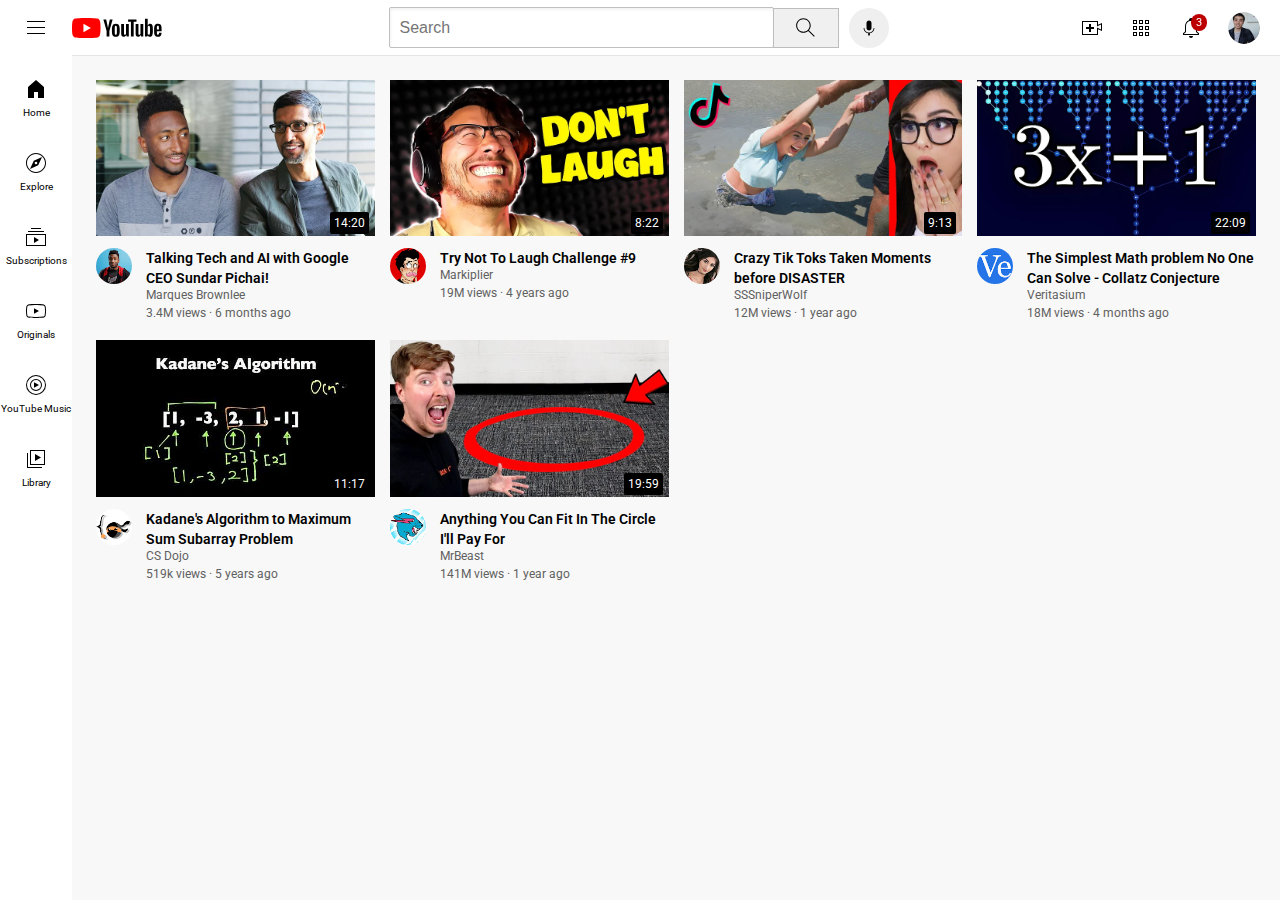
<file: index.html>
<!DOCTYPE html>
<html>
  <head>
    <title>
      Youtube.com Clone
    </title>

    <link rel="preconnect" href="https://fonts.googleapis.com">
    <link rel="preconnect" href="https://fonts.gstatic.com" crossorigin>
    <link href="https://fonts.googleapis.com/css2?family=Roboto:ital,wght@0,100;0,300;0,400;0,500;0,700;0,900;1,100;1,300;1,400;1,500;1,700;1,900&display=swap" rel="stylesheet">



      <link rel="stylesheet" href="styles/general.css">
      <link rel="stylesheet" href="styles/header.css">
      <link rel="stylesheet" href="styles/video.css">
      <link rel="stylesheet" href="styles/sidebar.css">
  </head>
  <body>


    <header class="header">

      <div class="left-section">
        <img class="hamburger-menu" src="icons/hamburger-menu.svg">
        <img class="youtube-logo" src="icons/youtube-logo.svg">
      </div>

      <div class="middle-section">
        <input class="search-bar"type="text" placeholder="Search">

        <button class= "search-button">
          <img class="search-icon" src="icons/search.svg">
          <div class="tooltip">Search</div>
        </button>


        <!-- hi:) -->
        <button class="voice-search-button">
          <img class="voice-search-icon" src="icons/voice-search-icon.svg">
          <div class="tooltip">Search with your voice</div>
        </button>
      </div>

      <div class="right-section">
        <div class="upload-icon-container">
          <img class="upload-icon" src="icons/upload.svg">
          <div class="tooltip">Create</div>
        </div>
        
        <div class="youtube-apps-icon-container">
          <img class="youtube-apps-icon" src="icons/youtube-apps.svg">
          <div class="tooltip">YouTube Apps</div>
        </div>
        <div class="notifications-icon-container">
          <img class="notifications-icon" src="icons/notifications.svg">
          <div class="notifications-count">3</div>
          <div class="tooltip">Notifications</div>
        </div>
        <img class="current-user-picture" src="profiles/my-channel.jpeg">
      </div>
    
    </header>


    <nav class="sidebar">
      <div class="sidebar-link">
        <img src="icons/home.svg">
        <div>Home</div>
      </div>
      <div class="sidebar-link">
        <img src="icons/explore.svg">
        <div>Explore</div>
      </div>
      <div class="sidebar-link">
        <img src="icons/subscriptions.svg">
        <div>Subscriptions</div>
      </div>
      <div class="sidebar-link">
        <img src="icons/originals.svg">
        <div>Originals</div>
      </div>
      <div class="sidebar-link">
        <img src="icons/youtube-music.svg">
        <div>YouTube Music</div>
      </div>
      <div class="sidebar-link">
        <img src="icons/library.svg">
        <div>Library</div>
      </div>
    </nav>

    <main>
      <section class="video-grid">
        <div class="video-preview">
          <div class="thumbnail-row">
            <a href="https://www.youtube.com/watch?v=n2RNcPRtAiY">
            <img class="thumbnail" src="thumbnails/thumbnail-1.webp">
            </a>
            <div class="video-time">14:20</div>
          </div>
    
          <div class="video-info-grid">
    
            <div class="channel-picture">
  
                <a href="https://www.youtube.com/c/mkbhd">
                  <img src="profiles/channel-1.jpeg" class="profile-picture">
                </a>
                  <div class="channel-tooltip">
                    <div>
                      <img src="profiles/channel-1.jpeg" class="profile-tooltip">
                    </div>
                    <div class="channel-picture-tooltip-info">
                      <div>Marques Brownlee</div>
                      <div>18.6M Subscribers</div>
                    </div>
                  </div>
  
    
            </div>
    
            <div class="video-info">
              <a class="video-title" href="https://www.youtube.com/watch?v=n2RNcPRtAiY">
                Talking Tech and AI with Google CEO Sundar Pichai!
              </a>
          
              <p class="video-author">
                Marques Brownlee
              </p>
          
              <p class="video-stats">
                3.4M views &#183;  6 months ago
              </p>
            </div>
          </div>
    
    
      
      
        </div>
        
        <div class="video-preview">
    
          <div class="thumbnail-row">
            <a href="https://www.youtube.com/watch?v=mP0RAo9SKZk">
              <img class="thumbnail" src="thumbnails/thumbnail-2.webp">
            </a>
            <div class="video-time">8:22</div>
          </div>
    
    
          <div class="video-info-grid">
    
            <div class="channel-picture">
              <a href="https://www.youtube.com/c/markiplier">
                <img src="profiles/channel-2.jpeg" class="profile-picture">
              </a>
              <div class="channel-tooltip">
                <div>
                  <img src="profiles/channel-2.jpeg" class="profile-tooltip">
                </div>
                <div class="channel-picture-tooltip-info">
                  <div>Markiplier</div>
                  <div>36.6M Subscribers</div>
                </div>
              </div>
    
            </div>
    
            <div class="video-info">
              <a class="video-title" href="https://www.youtube.com/watch?v=mP0RAo9SKZk">
                Try Not To Laugh Challenge #9
              </a>
          
              <p class="video-author">
                Markiplier
              </p>
          
              <p class="video-stats">
                19M views &#183;  4 years ago
              </p>
            </div>
          </div>
    
    
      
      
        </div>
    
        <div class="video-preview">
    
          <div class="thumbnail-row">
            <a href="https://www.youtube.com/watch?v=FgjPQQeTh1w">
              <img class="thumbnail" src="thumbnails/thumbnail-3.webp">
              </a>
              <div class="video-time">9:13</div>
          </div>
    
    
          <div class="video-info-grid">
    
            <div class="channel-picture">
              <a href="https://www.youtube.com/user/SSSniperWolf">
                <img src="profiles/channel-3.jpeg" class="profile-picture">
              </a>
              <div class="channel-tooltip">
                <div>
                  <img src="profiles/channel-3.jpeg" class="profile-tooltip">
                </div>
                <div class="channel-picture-tooltip-info">
                  <div>SSSniperWolf</div>
                  <div>34.4M Subscribers</div>
                </div>
              </div>
    
            </div>
    
            <div class="video-info">
              <a class="video-title" href="https://www.youtube.com/watch?v=FgjPQQeTh1w" >
                Crazy Tik Toks Taken Moments before DISASTER
              </a>
          
              <p class="video-author">
                SSSniperWolf
              </p>
          
              <p class="video-stats">
                12M views &#183;  1 year ago
              </p>
            </div>
          </div>
    
    
      
      
        </div>
        
        <div class="video-preview">
    
          <div class="thumbnail-row">
            <a href="https://www.youtube.com/watch?v=094y1Z2wpJg">
              <img class="thumbnail" src="thumbnails/thumbnail-4.webp">
            </a>
            <div class="video-time">22:09</div>
          </div>
    
    
          <div class="video-info-grid">
    
            <div class="channel-picture">
              <a href="https://www.youtube.com/c/veritasium">
                <img src="profiles/channel-4.jpeg" class="profile-picture">
              </a>
              <div class="channel-tooltip">
                <div>
                  <img src="profiles/channel-4.jpeg" class="profile-tooltip">
                </div>
                <div class="channel-picture-tooltip-info">
                  <div>Veritasium</div>
                  <div>15.4M Subscribers</div>
                </div>
              </div>
    
            </div>
    
            <div class="video-info">
              <a class="video-title" href="https://www.youtube.com/watch?v=094y1Z2wpJg" >
                The Simplest Math problem No One Can Solve &#8209; Collatz Conjecture
              </a>
          
              <p class="video-author">
                Veritasium
              </p>
          
              <p class="video-stats">
                18M views &#183;  4 months ago
              </p>
            </div>
          </div>
    
    
      
      
        </div>
    
        <div class="video-preview">
    
          <div class="thumbnail-row">
            <a  href="https://www.youtube.com/watch?v=86CQq3pKSUw">
              <img class="thumbnail" src="thumbnails/thumbnail-5.webp">
            </a>
            <div class="video-time">11:17</div>
          </div>
    
    
          <div class="video-info-grid">
    
            <div class="channel-picture">
              <a href="https://www.youtube.com/c/CSDojo">
                <img src="profiles/channel-5.jpeg" class="profile-picture">
              </a>
              <div class="channel-tooltip">
                <div>
                  <img src="profiles/channel-5.jpeg" class="profile-tooltip">
                </div>
                <div class="channel-picture-tooltip-info">
                  <div>CS Dojo</div>
                  <div>1.93M Subscribers</div>
                </div>
              </div>
    
            </div>
    
            <div class="video-info">
              <a class="video-title" href="https://www.youtube.com/watch?v=86CQq3pKSUw" >
                Kadane's Algorithm to Maximum Sum Subarray Problem
              </a>
          
              <p class="video-author">
                CS Dojo
              </p>
          
              <p class="video-stats">
                519k views &#183;  5 years ago
              </p>
            </div>
          </div>
    
    
      
      
        </div>
        
        <div class="video-preview">
    
          <div class="thumbnail-row">
            <a href="https://www.youtube.com/watch?v=yXWw0_UfSFg">
              <img class="thumbnail" src="thumbnails/thumbnail-6.webp">
            </a>
            <div class="video-time">19:59</div>
          </div>
    
    
          <div class="video-info-grid">
    
            <div class="channel-picture">
              <a href="https://www.youtube.com/channel/UCX6OQ3DkcsbYNE6H8uQQuVA">
                <img src="profiles/channel-6.jpeg" class="profile-picture">
              </a>
              <div class="channel-tooltip">
                <div>
                  <img src="profiles/channel-6.jpeg" class="profile-tooltip">
                </div>
                <div class="channel-picture-tooltip-info">
                  <div>MrBeast</div>
                  <div>251M Subscribers</div>
                </div>
              </div>
    
            </div>
    
            <div class="video-info">
              <a class="video-title" href="https://www.youtube.com/watch?v=yXWw0_UfSFg" >
                Anything You Can Fit In The Circle I'll Pay For
              </a>
          
              <p class="video-author">
                MrBeast
              </p>
          
              <p class="video-stats">
                141M views &#183;  1 year ago
              </p>
            </div>
          </div>
    
    
      
      
        </div>
    
  
      </section>
    </main>
    

  </body>
</html>
</file>
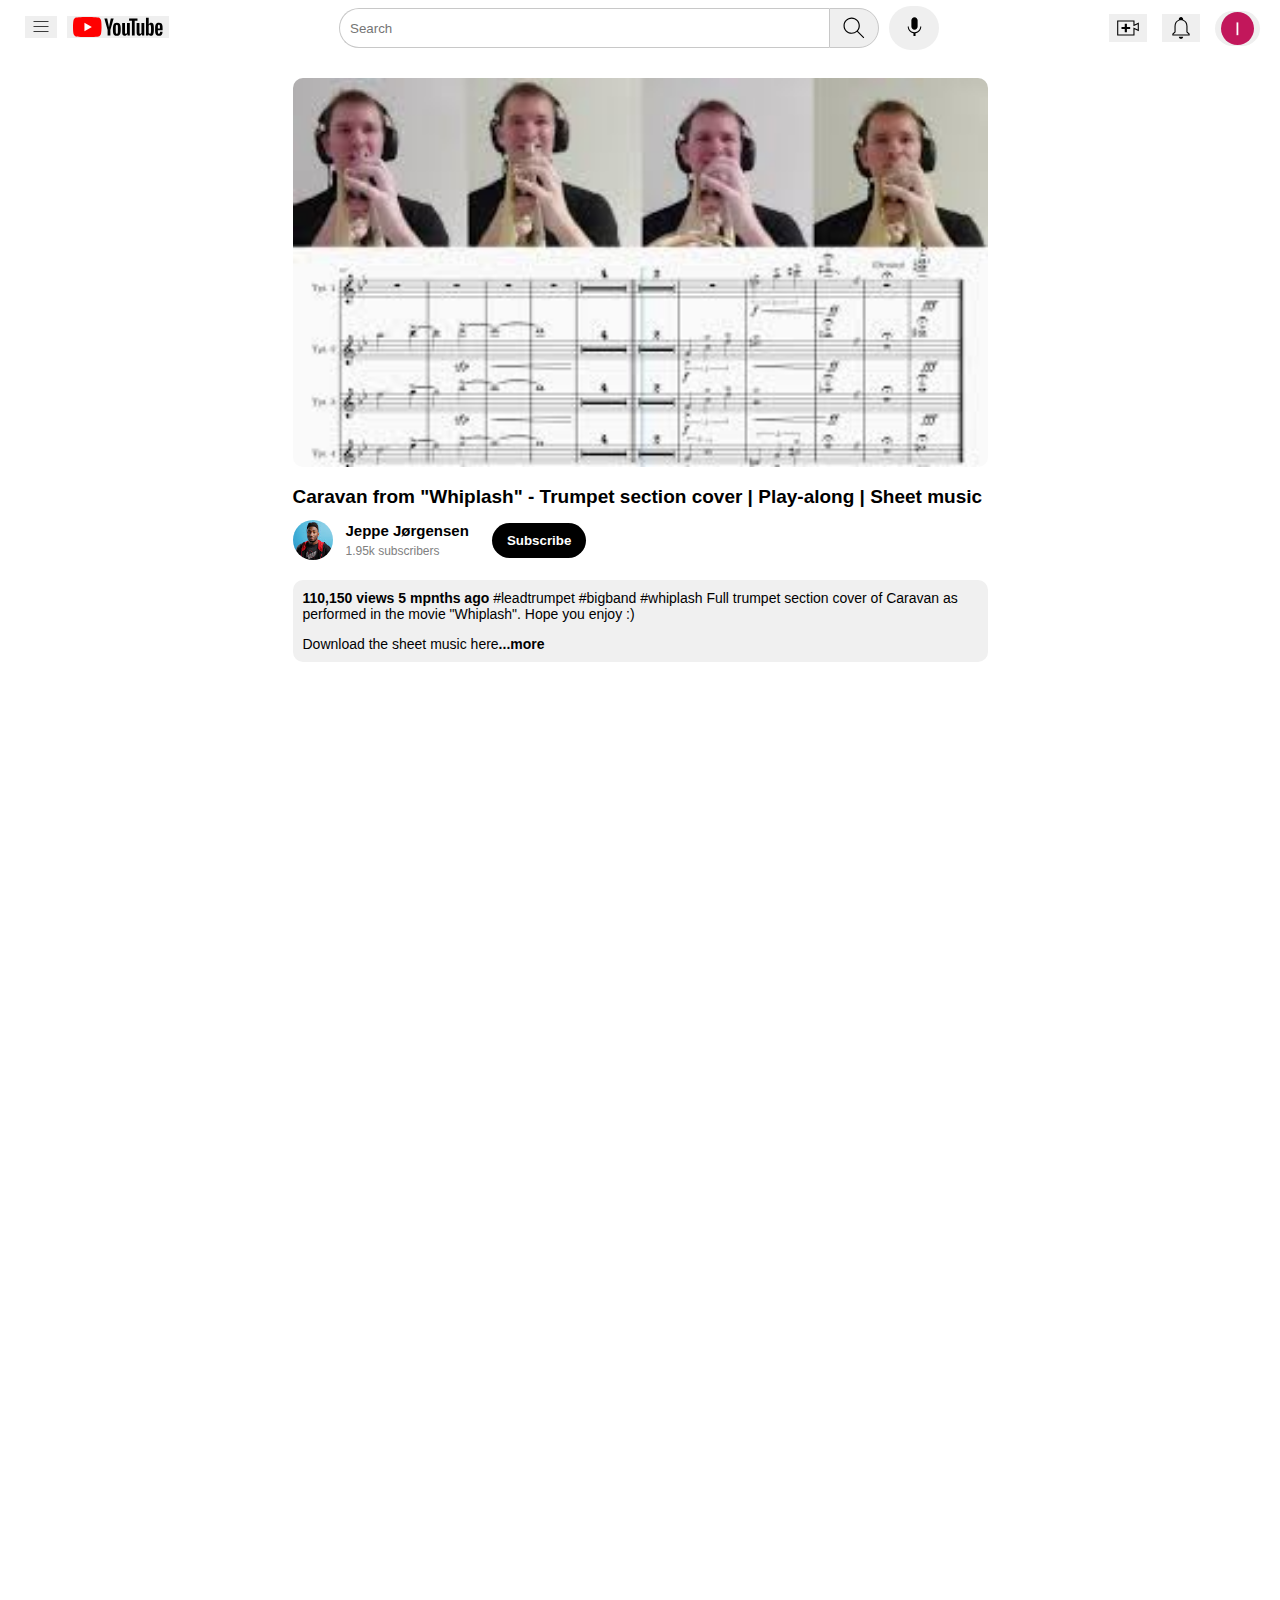
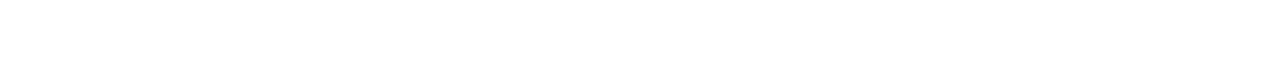
<file: exercises.html>
<!DOCTYPE html>
<html>
  <head>
    <title>heyy</title>

      <link rel="stylesheet" href="exercises.css">
  </head>
  <body>
    <header>
      <div class="header-left">
        <button>
          <img class="hamburger-menu" src="icons/hamburger-menu.svg">
        </button>
        <a href="https://www.youtube.com">
          <button>
            <img class="youtube-logo" src="icons/youtube-logo.svg">
          </button>
        </a>
      </div>

      <div class="header-middle">
        <div class="search-bar-container">
          <input type="text" placeholder="Search" class="search-bar">
          <button class="search-button">
            <img src="icons/search.svg">
            <div class="title">Search</div>
          </button>
            <button class="voice-search-button">
              <img src="icons/voice-search-icon.svg">
              <div class="title">
                Search with your voice
              </div>
            </button>
        </div>
      </div>


      <div class="header-right">
        <button class="create-button">
          <img src="icons/upload.svg">
          <div class="title">Create</div>
        </button>
        <button class="notifications-button">
          <img src="icons/notifications.svg">
          <div class="title">Notifications</div>
        </button>
        <button class="profile-button">
          <img src="icons/unnamed.jpg">
        </button>
      </div>
    </header>
    <main>
      <div class="video">
        <div class="video-container">
        <img class="video-picture" src="thumbnails/download.jpg">
        <div class="video-title">
          Caravan from "Whiplash" - Trumpet section cover | Play-along | Sheet music
        </div>
      </div>
      </div>
        <div class="video-line">
          <div class="profile">
              <div class="profile-picture">
                <img src="profiles/channel-1.jpeg">
              </div>
              <div class="profile-info">
                <div class="profile-name">Jeppe Jørgensen
                  <div class="title">Jeppe Jørgensen</div>
                </div>
                <div class="profile-subscribers">1.95k subscribers</div>
              </div>
              <button class="subscribe-button">
                Subscribe
              </button>
          </div>
          <div class="video-interaction">
            
          </div>
        </div>                
            
        <div class="description">
          <b>110,150 views  5 mpnths ago</b>  <span class="hashtag"></span>#leadtrumpet #bigband #whiplash<span>
            Full trumpet section cover of Caravan as performed in the movie "Whiplash". Hope you enjoy :&#41;
            <p></p>
            Download the sheet music here<b>...more</b>
          </div>
    </main>
  </body>
  
</html>
</file>
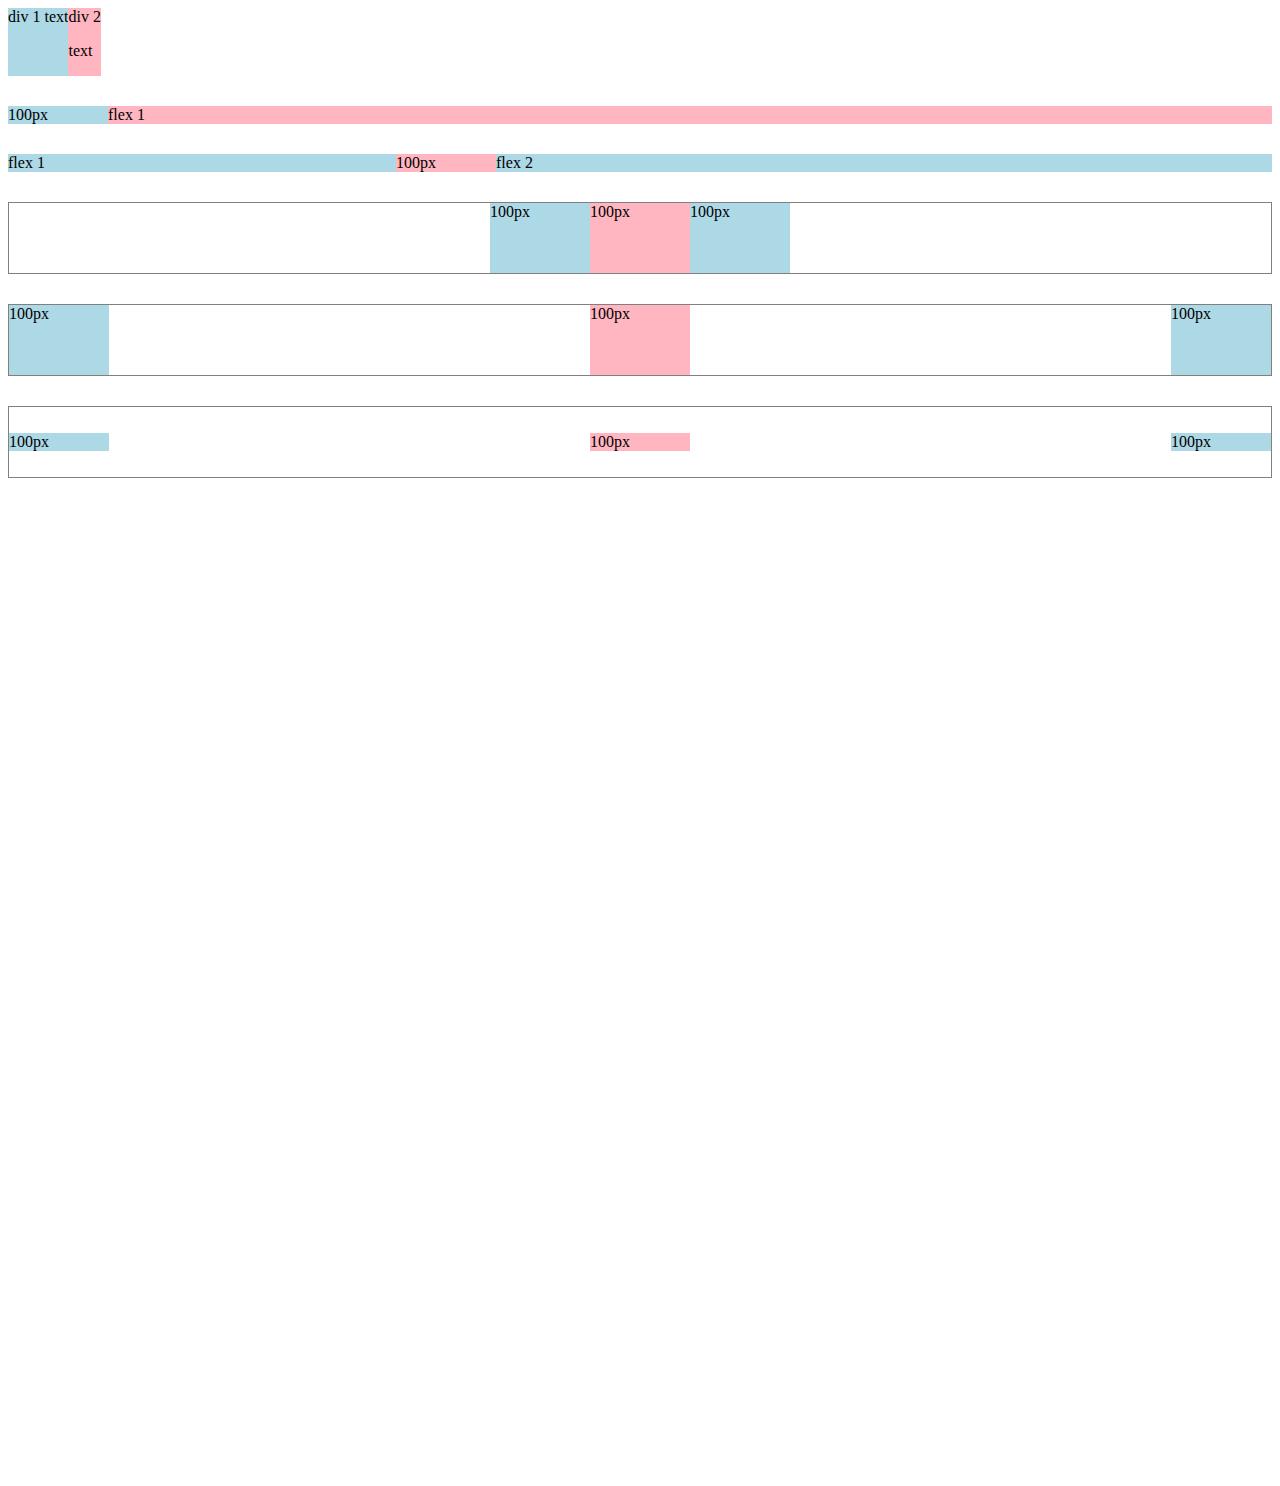
<file: flexbox.html>
<!DOCTYPE html>
<html>
  <head>
    <title>Flexbox Practice</title>
  </head>

  <body style="padding-bottom: 1000px;">
    <div style="
    display: flex;
    flex-direction: row;">

      <div style="background-color: lightblue;">div 1 text</div>

      <div style="background-color: lightpink;">div 2 <p>text</p></div>
    </div>

    
    <div style="
    display: flex;
    flex-direction: row;
    margin-top: 30px;">

      <div style="
      background-color: lightblue;
      width: 100px;">
      100px</div>

      <div style="
      background-color: lightpink;
      flex: 1;">
      flex 1</div>
    </div>

    
    <div style="
    display: flex;
    flex-direction: row;
    margin-top: 30px;">


      <div style="
      background-color: lightblue;
      flex: 1;">
      flex 1</div>

      <div style="
      background-color: lightpink;
      width: 100px;">
      100px</div>

      <div style="
      background-color: lightblue;
      flex: 2;">
      flex 2</div>
    </div>

    
    
    <div style="
    display: flex;
    flex-direction: row;
    margin-top: 30px;
    height: 70px;
    border-width: 1px;
    border-style: solid;
    border-color: gray;
    justify-content: center;">


      <div style="
      background-color: lightblue;
      width: 100px;">
      100px</div>

      <div style="
      background-color: lightpink;
      width: 100px;">
      100px</div>

      <div style="
      background-color: lightblue;
      width: 100px;">
      100px</div>
    </div>

    
    
    
    <div style="
    display: flex;
    flex-direction: row;
    margin-top: 30px;
    height: 70px;
    border-width: 1px;
    border-style: solid;
    border-color: gray;
    justify-content: space-between;">


      <div style="
      background-color: lightblue;
      width: 100px;">
      100px</div>

      <div style="
      background-color: lightpink;
      width: 100px;">
      100px</div>

      <div style="
      background-color: lightblue;
      width: 100px;">
      100px</div>
    </div>

    
    <div style="
    display: flex;
    flex-direction: row;
    margin-top: 30px;
    height: 70px;
    border-width: 1px;
    border-style: solid;
    border-color: gray;
    justify-content: space-between;
    align-items: center;">


      <div style="
      background-color: lightblue;
      width: 100px;">
      100px</div>

      <div style="
      background-color: lightpink;
      width: 100px;">
      100px</div>

      <div style="
      background-color: lightblue;
      width: 100px;">
      100px</div>
    </div>
  </body>
</html>
</file>
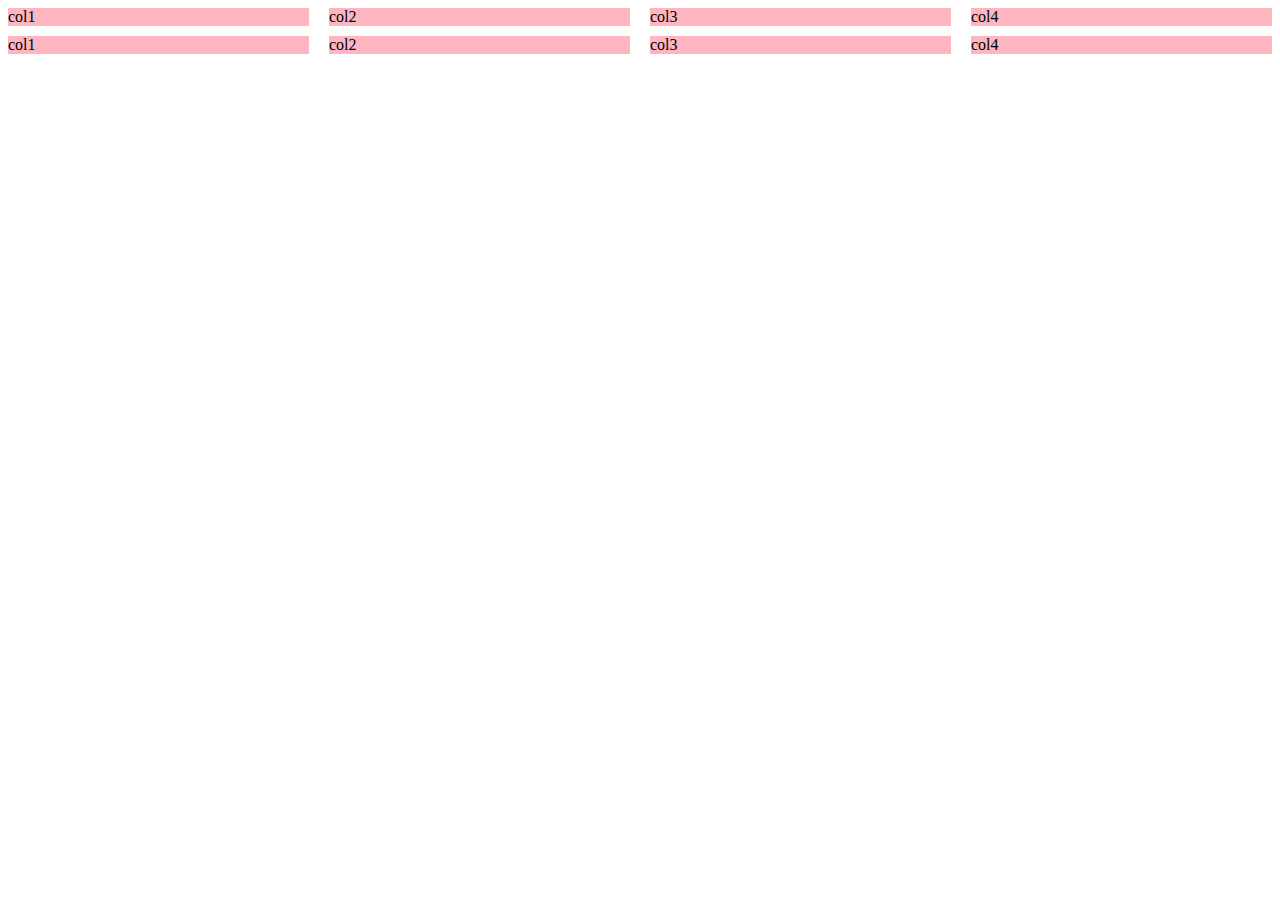
<file: grid.html>
<!DOCTYPE html>
<html>
  <head>
    <title>GRIDS</title>
  </head>
  <body>
    <div style="
      display: grid;
      grid-template-columns: 1fr 1fr 1fr 1fr;
      grid-column-gap: 20px;
      grid-row-gap: 10px;">
      <div style="background-color: lightpink">col1</div>
      <div style="background-color: lightpink">col2</div>
      <div style="background-color: lightpink">col3</div>
      <div style="background-color: lightpink">col4</div>

      <div style="background-color: lightpink">col1</div>
      <div style="background-color: lightpink">col2</div>
      <div style="background-color: lightpink">col3</div>
      <div style="background-color: lightpink">col4</div>
    </div>
  </body>
</html>
</file>
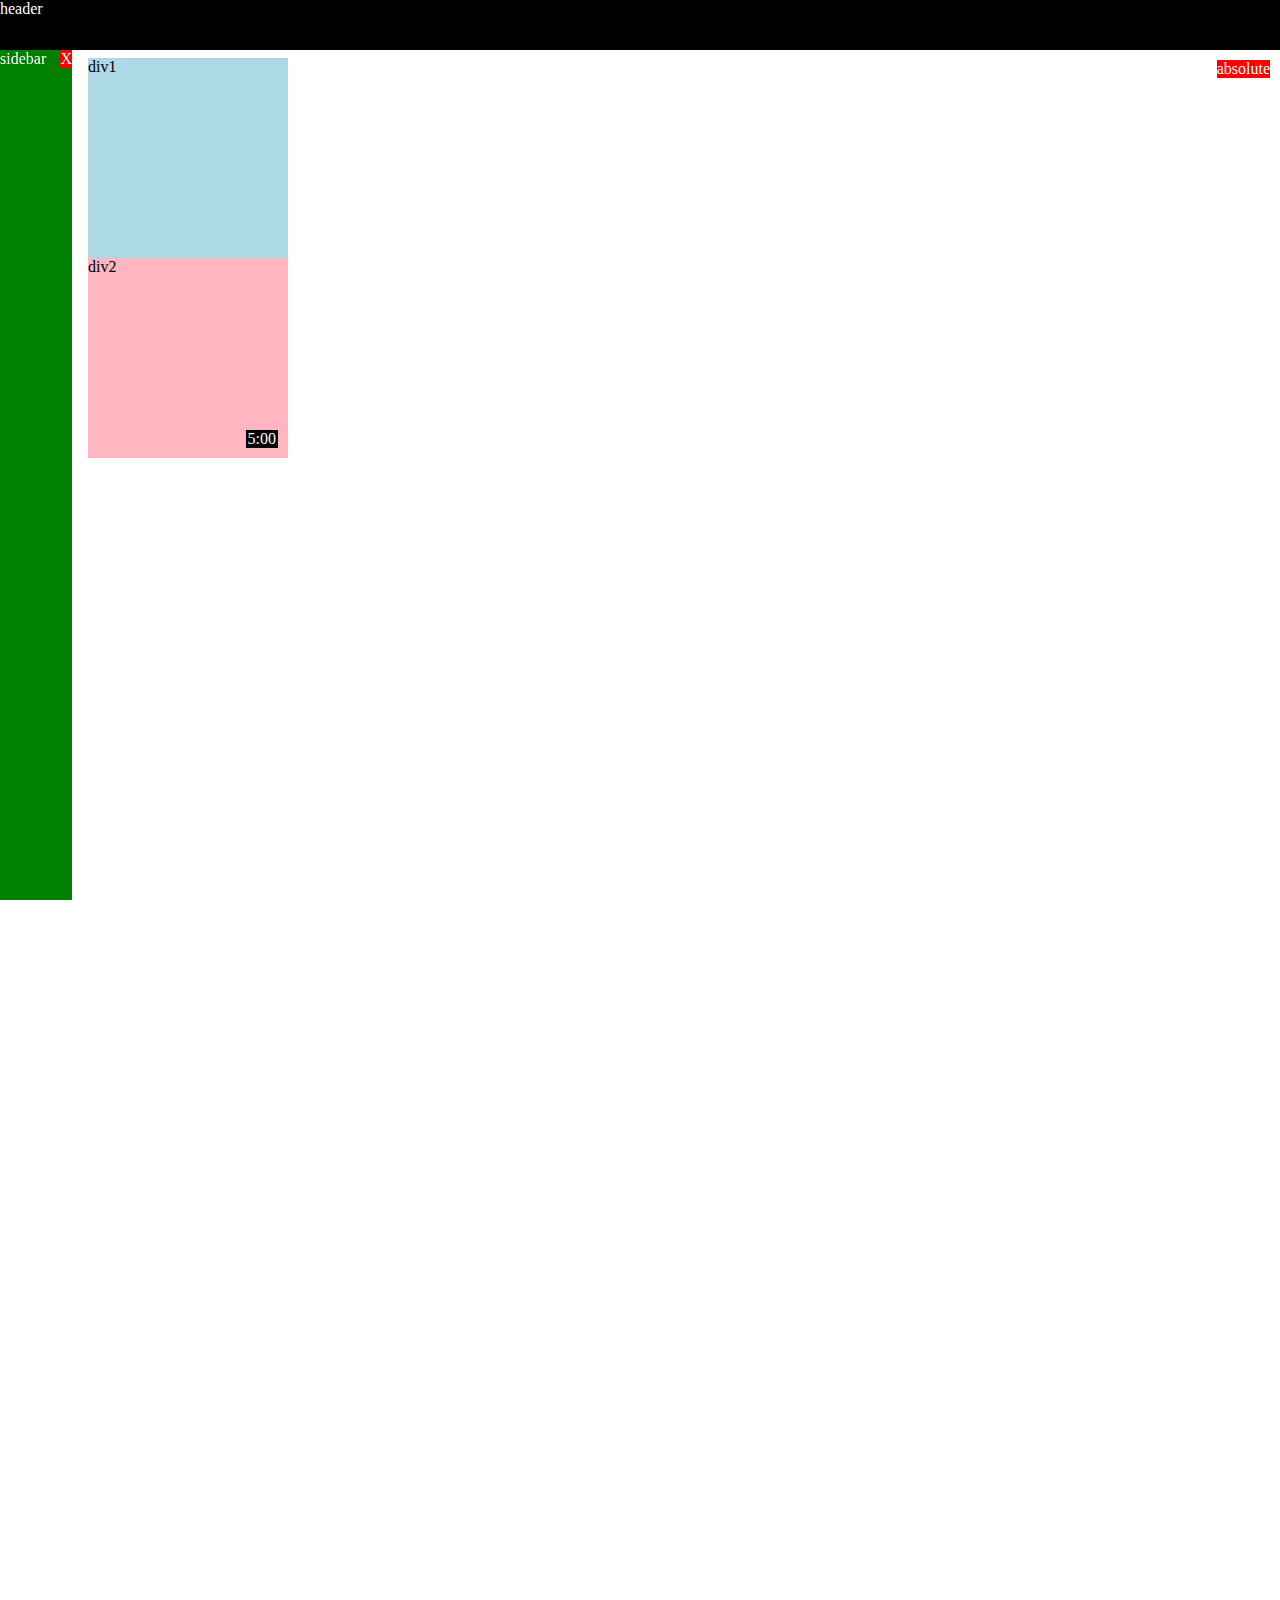
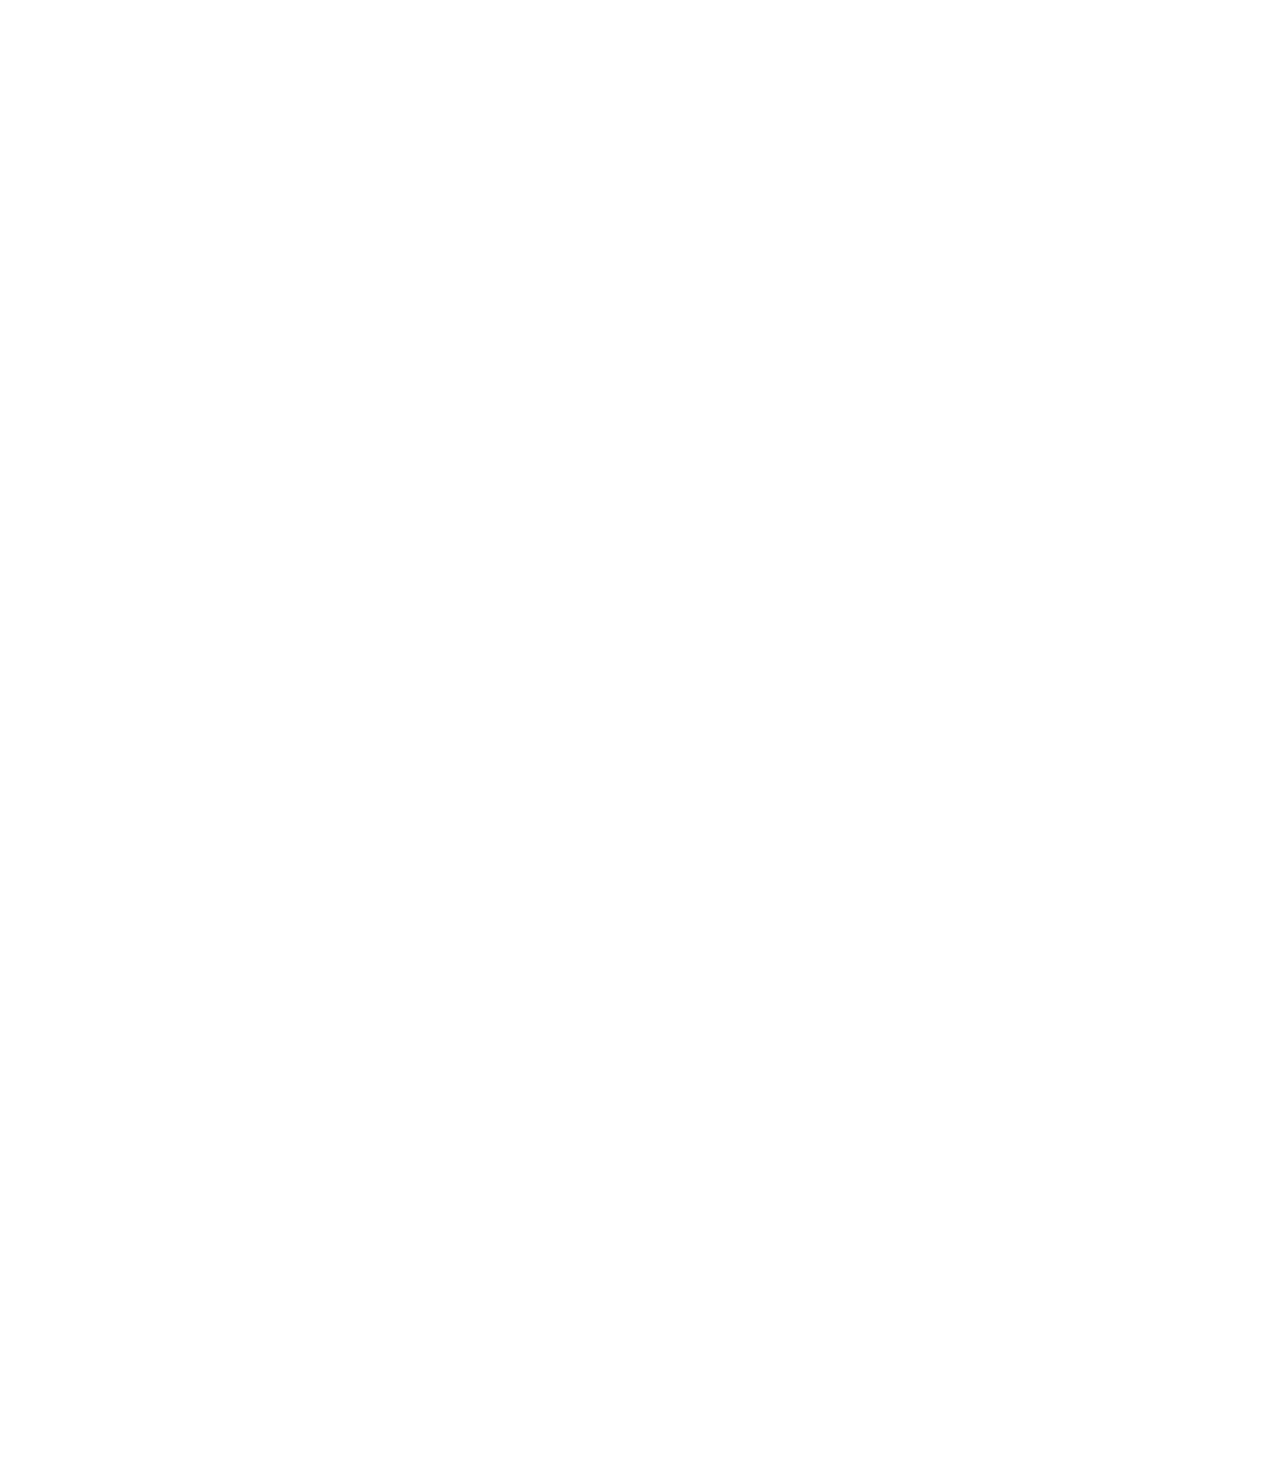
<file: position.html>
<!DOCTYPE html>
<html>
  <head>
    <title>Position Practice</title>
  </head>

  <body style="
  height: 3000px;
  padding-top: 50px;
  padding-left: 80px;">

    <div style="
      background-color: black;
      color: white;
      position: fixed;
      top: 0px;
      left: 0px;
      right: 0px;
      height: 50px;
      z-index: 100;
      ">header</div>

      <div style="
      background-color: green;
      color: white;
      position: fixed;
      bottom: 0px;
      left: 0px;
      top: 50px;
      width: 72px;">
      sidebar
      <div style="
      position: absolute;
      background-color: red;
      color: white;
      right: 0px;
      top: 0px;
      ">
        X
      </div>
      </div>

      <div style="
      position: absolute;
      background-color: red;
      color: white;
      right: 10px;
      top: 60px;
      ">
        absolute
      </div>
    <div style="
      background-color: lightblue;
      height: 200px;
      width: 200px;
      position: static;
      ">div1</div>
    <div style="
    background-color: lightpink;
    height: 200px;
    width: 200px;
    position: relative;
    ">
    div2
  
    <div style="
    position: absolute;
    background-color: black;
    color: white;
    right: 10px;
    bottom: 10px;
    padding-left: 2px;
    padding-right: 2px;
    ">
      5:00
    </div>
  </div>
  </body>
</html>
</file>
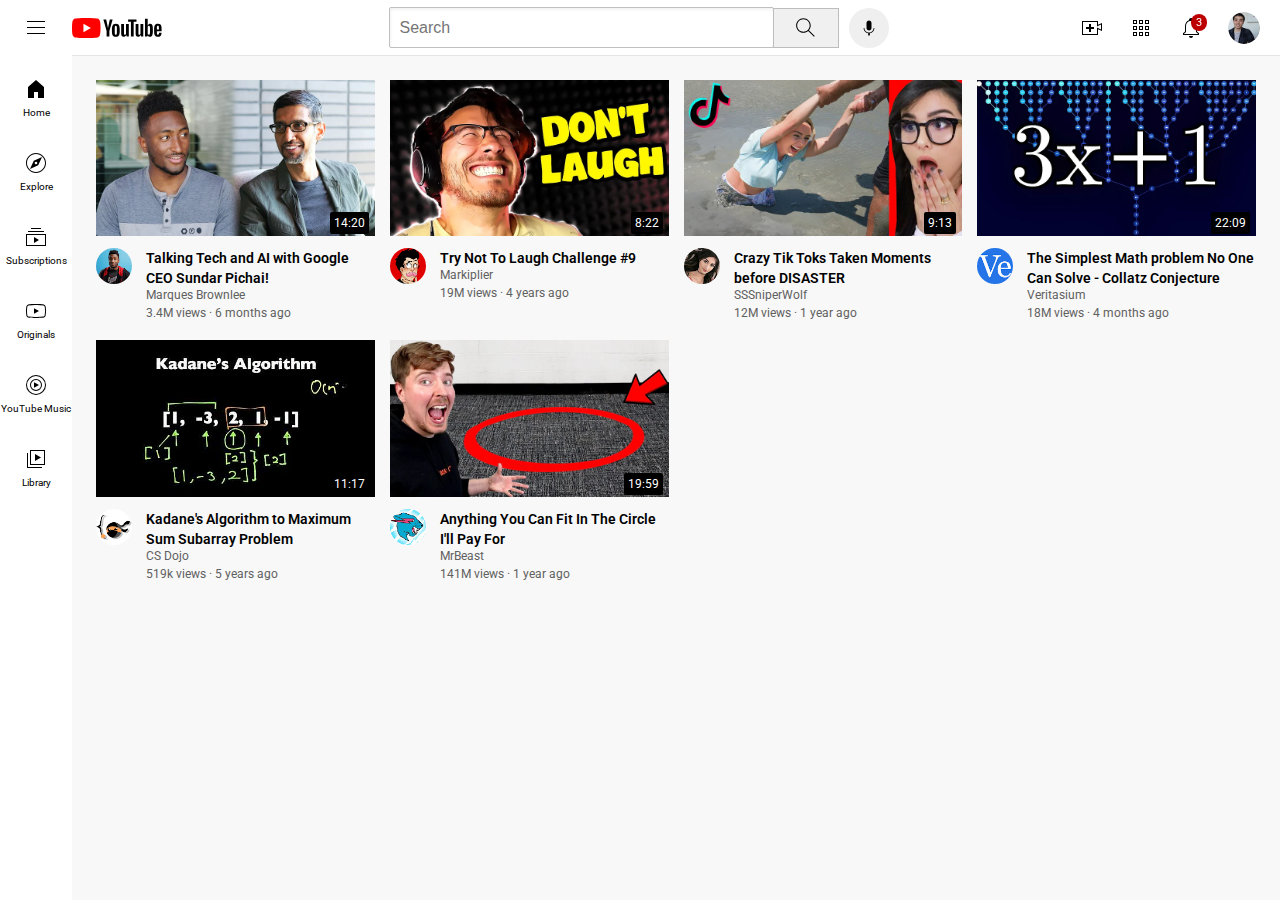
<file: youtube.html>
<!DOCTYPE html>
<html>
  <head>
    <title>
      Youtube.com Clone
    </title>

    <link rel="preconnect" href="https://fonts.googleapis.com">
    <link rel="preconnect" href="https://fonts.gstatic.com" crossorigin>
    <link href="https://fonts.googleapis.com/css2?family=Roboto:ital,wght@0,100;0,300;0,400;0,500;0,700;0,900;1,100;1,300;1,400;1,500;1,700;1,900&display=swap" rel="stylesheet">



      <link rel="stylesheet" href="styles/general.css">
      <link rel="stylesheet" href="styles/header.css">
      <link rel="stylesheet" href="styles/video.css">
      <link rel="stylesheet" href="styles/sidebar.css">
  </head>
  <body>


    <header class="header">

      <div class="left-section">
        <img class="hamburger-menu" src="icons/hamburger-menu.svg">
        <img class="youtube-logo" src="icons/youtube-logo.svg">
      </div>

      <div class="middle-section">
        <input class="search-bar"type="text" placeholder="Search">

        <button class= "search-button">
          <img class="search-icon" src="icons/search.svg">
          <div class="tooltip">Search</div>
        </button>


        <!-- hi:) -->
        <button class="voice-search-button">
          <img class="voice-search-icon" src="icons/voice-search-icon.svg">
          <div class="tooltip">Search with your voice</div>
        </button>
      </div>

      <div class="right-section">
        <div class="upload-icon-container">
          <img class="upload-icon" src="icons/upload.svg">
          <div class="tooltip">Create</div>
        </div>
        
        <div class="youtube-apps-icon-container">
          <img class="youtube-apps-icon" src="icons/youtube-apps.svg">
          <div class="tooltip">YouTube Apps</div>
        </div>
        <div class="notifications-icon-container">
          <img class="notifications-icon" src="icons/notifications.svg">
          <div class="notifications-count">3</div>
          <div class="tooltip">Notifications</div>
        </div>
        <img class="current-user-picture" src="profiles/my-channel.jpeg">
      </div>
    
    </header>


    <nav class="sidebar">
      <div class="sidebar-link">
        <img src="icons/home.svg">
        <div>Home</div>
      </div>
      <div class="sidebar-link">
        <img src="icons/explore.svg">
        <div>Explore</div>
      </div>
      <div class="sidebar-link">
        <img src="icons/subscriptions.svg">
        <div>Subscriptions</div>
      </div>
      <div class="sidebar-link">
        <img src="icons/originals.svg">
        <div>Originals</div>
      </div>
      <div class="sidebar-link">
        <img src="icons/youtube-music.svg">
        <div>YouTube Music</div>
      </div>
      <div class="sidebar-link">
        <img src="icons/library.svg">
        <div>Library</div>
      </div>
    </nav>

    <main>
      <section class="video-grid">
        <div class="video-preview">
          <div class="thumbnail-row">
            <a href="https://www.youtube.com/watch?v=n2RNcPRtAiY">
            <img class="thumbnail" src="thumbnails/thumbnail-1.webp">
            </a>
            <div class="video-time">14:20</div>
          </div>
    
          <div class="video-info-grid">
    
            <div class="channel-picture">
  
                <a href="https://www.youtube.com/c/mkbhd">
                  <img src="profiles/channel-1.jpeg" class="profile-picture">
                </a>
                  <div class="channel-tooltip">
                    <div>
                      <img src="profiles/channel-1.jpeg" class="profile-tooltip">
                    </div>
                    <div class="channel-picture-tooltip-info">
                      <div>Marques Brownlee</div>
                      <div>18.6M Subscribers</div>
                    </div>
                  </div>
  
    
            </div>
    
            <div class="video-info">
              <a class="video-title" href="https://www.youtube.com/watch?v=n2RNcPRtAiY">
                Talking Tech and AI with Google CEO Sundar Pichai!
              </a>
          
              <p class="video-author">
                Marques Brownlee
              </p>
          
              <p class="video-stats">
                3.4M views &#183;  6 months ago
              </p>
            </div>
          </div>
    
    
      
      
        </div>
        
        <div class="video-preview">
    
          <div class="thumbnail-row">
            <a href="https://www.youtube.com/watch?v=mP0RAo9SKZk">
              <img class="thumbnail" src="thumbnails/thumbnail-2.webp">
            </a>
            <div class="video-time">8:22</div>
          </div>
    
    
          <div class="video-info-grid">
    
            <div class="channel-picture">
              <a href="https://www.youtube.com/c/markiplier">
                <img src="profiles/channel-2.jpeg" class="profile-picture">
              </a>
              <div class="channel-tooltip">
                <div>
                  <img src="profiles/channel-2.jpeg" class="profile-tooltip">
                </div>
                <div class="channel-picture-tooltip-info">
                  <div>Markiplier</div>
                  <div>36.6M Subscribers</div>
                </div>
              </div>
    
            </div>
    
            <div class="video-info">
              <a class="video-title" href="https://www.youtube.com/watch?v=mP0RAo9SKZk">
                Try Not To Laugh Challenge #9
              </a>
          
              <p class="video-author">
                Markiplier
              </p>
          
              <p class="video-stats">
                19M views &#183;  4 years ago
              </p>
            </div>
          </div>
    
    
      
      
        </div>
    
        <div class="video-preview">
    
          <div class="thumbnail-row">
            <a href="https://www.youtube.com/watch?v=FgjPQQeTh1w">
              <img class="thumbnail" src="thumbnails/thumbnail-3.webp">
              </a>
              <div class="video-time">9:13</div>
          </div>
    
    
          <div class="video-info-grid">
    
            <div class="channel-picture">
              <a href="https://www.youtube.com/user/SSSniperWolf">
                <img src="profiles/channel-3.jpeg" class="profile-picture">
              </a>
              <div class="channel-tooltip">
                <div>
                  <img src="profiles/channel-3.jpeg" class="profile-tooltip">
                </div>
                <div class="channel-picture-tooltip-info">
                  <div>SSSniperWolf</div>
                  <div>34.4M Subscribers</div>
                </div>
              </div>
    
            </div>
    
            <div class="video-info">
              <a class="video-title" href="https://www.youtube.com/watch?v=FgjPQQeTh1w" >
                Crazy Tik Toks Taken Moments before DISASTER
              </a>
          
              <p class="video-author">
                SSSniperWolf
              </p>
          
              <p class="video-stats">
                12M views &#183;  1 year ago
              </p>
            </div>
          </div>
    
    
      
      
        </div>
        
        <div class="video-preview">
    
          <div class="thumbnail-row">
            <a href="https://www.youtube.com/watch?v=094y1Z2wpJg">
              <img class="thumbnail" src="thumbnails/thumbnail-4.webp">
            </a>
            <div class="video-time">22:09</div>
          </div>
    
    
          <div class="video-info-grid">
    
            <div class="channel-picture">
              <a href="https://www.youtube.com/c/veritasium">
                <img src="profiles/channel-4.jpeg" class="profile-picture">
              </a>
              <div class="channel-tooltip">
                <div>
                  <img src="profiles/channel-4.jpeg" class="profile-tooltip">
                </div>
                <div class="channel-picture-tooltip-info">
                  <div>Veritasium</div>
                  <div>15.4M Subscribers</div>
                </div>
              </div>
    
            </div>
    
            <div class="video-info">
              <a class="video-title" href="https://www.youtube.com/watch?v=094y1Z2wpJg" >
                The Simplest Math problem No One Can Solve &#8209; Collatz Conjecture
              </a>
          
              <p class="video-author">
                Veritasium
              </p>
          
              <p class="video-stats">
                18M views &#183;  4 months ago
              </p>
            </div>
          </div>
    
    
      
      
        </div>
    
        <div class="video-preview">
    
          <div class="thumbnail-row">
            <a  href="https://www.youtube.com/watch?v=86CQq3pKSUw">
              <img class="thumbnail" src="thumbnails/thumbnail-5.webp">
            </a>
            <div class="video-time">11:17</div>
          </div>
    
    
          <div class="video-info-grid">
    
            <div class="channel-picture">
              <a href="https://www.youtube.com/c/CSDojo">
                <img src="profiles/channel-5.jpeg" class="profile-picture">
              </a>
              <div class="channel-tooltip">
                <div>
                  <img src="profiles/channel-5.jpeg" class="profile-tooltip">
                </div>
                <div class="channel-picture-tooltip-info">
                  <div>CS Dojo</div>
                  <div>1.93M Subscribers</div>
                </div>
              </div>
    
            </div>
    
            <div class="video-info">
              <a class="video-title" href="https://www.youtube.com/watch?v=86CQq3pKSUw" >
                Kadane's Algorithm to Maximum Sum Subarray Problem
              </a>
          
              <p class="video-author">
                CS Dojo
              </p>
          
              <p class="video-stats">
                519k views &#183;  5 years ago
              </p>
            </div>
          </div>
    
    
      
      
        </div>
        
        <div class="video-preview">
    
          <div class="thumbnail-row">
            <a href="https://www.youtube.com/watch?v=yXWw0_UfSFg">
              <img class="thumbnail" src="thumbnails/thumbnail-6.webp">
            </a>
            <div class="video-time">19:59</div>
          </div>
    
    
          <div class="video-info-grid">
    
            <div class="channel-picture">
              <a href="https://www.youtube.com/channel/UCX6OQ3DkcsbYNE6H8uQQuVA">
                <img src="profiles/channel-6.jpeg" class="profile-picture">
              </a>
              <div class="channel-tooltip">
                <div>
                  <img src="profiles/channel-6.jpeg" class="profile-tooltip">
                </div>
                <div class="channel-picture-tooltip-info">
                  <div>MrBeast</div>
                  <div>251M Subscribers</div>
                </div>
              </div>
    
            </div>
    
            <div class="video-info">
              <a class="video-title" href="https://www.youtube.com/watch?v=yXWw0_UfSFg" >
                Anything You Can Fit In The Circle I'll Pay For
              </a>
          
              <p class="video-author">
                MrBeast
              </p>
          
              <p class="video-stats">
                141M views &#183;  1 year ago
              </p>
            </div>
          </div>
    
    
      
      
        </div>
    
  
      </section>
    </main>
    

  </body>
</html>
</file>
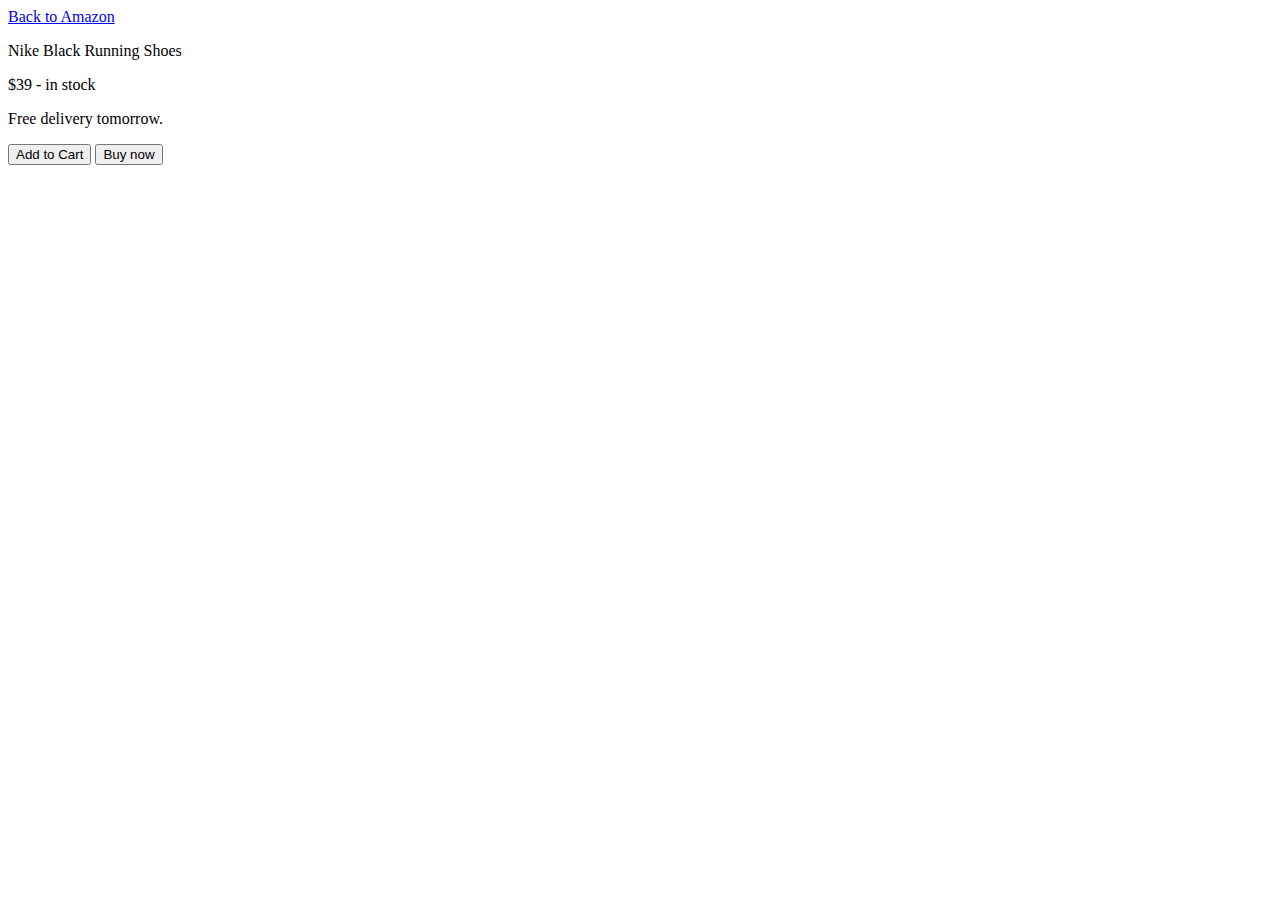
<file: intro-to-html/website.html>
<!DOCTYPE html> 
<html> 
  <head>
    <title>
      First Website
    </title>
  </head>
  <body>
    <a href = "https://www.amazon.com" target="_blank">
      Back to Amazon 
    </a>
    
    <p>
      Nike Black Running Shoes
    </p>
    
    <p>
      $39 - in stock
    </p>
    
    <p>
      Free delivery tomorrow.
    </p>
    
    <button>
      Add to Cart
    </button>
    
    <button>
      Buy now
    </button>
  </body>
</html>
</file>
<file: styles/general.css>
p{
  margin-top: 0px;
  margin-bottom: 0px;
}

body{
  /* This style below will be inherited */
  margin: 0px;
  padding-top: 80px;
  padding-left: 96px;
  padding-right: 24px;
  background-color: rgb(248, 248, 248);
  font-family: roboto, arial;
}
</file>
<file: styles/header.css>
.header{
  height: 55px;
  display: flex;
  flex-direction: row;
  justify-content: space-between;
  position: fixed;
  top: 0px;
  left: 0px;
  right: 0px;
  background-color: white;
  border-bottom-width: 1px;
  border-bottom-style: solid;
  border-bottom-color: rgb(228, 228, 228);
  z-index: 100;
}


.hamburger-menu{
  height: 24px;
  margin-left: 24px;
  margin-right: 24px;
  cursor: pointer;
}

.youtube-logo{
  height: 20px;
  cursor: pointer;
}

.left-section{
  display: flex;
  align-items: center;
}

.middle-section{
  display: flex;
  align-items: center;
  flex: 1;
  margin-left: 70px;
  margin-right: 35px;
  max-width: 500px;
}

.search-bar{
  flex:1;
  height: 36.5px;
  padding-left: 10px;
  font-size: 16px;
  border: 1px solid rgb(192, 192, 192);
  border-radius: 2px;
  box-shadow: inset 1px 2px 3px rgba(0,0,0,0.05);
  width: 0px;
}

.search-bar::placeholder{
  font-size: 16px;
}

.search-icon{
  height: 25px;
}
.search-button{
  height: 40px;
  width: 66px;
  background-color: rgb(240, 240, 240);
  border-width: 1px;
  border-style: solid;
  border-color: rgb(190, 189, 189);
  margin-left: -1px;
  margin-right: 10px;
}

.search-button .tooltip,
.voice-search-button .tooltip,
.upload-icon-container .tooltip,
.youtube-apps-icon-container .tooltip,
.notifications-icon-container .tooltip{
  position: absolute;
  background-color: gray;
  color: white;
  padding-top: 8px;
  padding-bottom: 8px;
  padding-left: 8px;
  padding-right: 8px;
  border-radius: 2px;
  font-size: 12px;
  bottom: -40px;
  opacity: 0;
  transition: opacity 0.15s;
  pointer-events: none;
  white-space: nowrap;
}

.search-button,
.voice-search-button,
.upload-icon-container,
.youtube-apps-icon-container,
.notifications-icon-container{
  position: relative;
  cursor: pointer;
  display: flex;
  align-items: center;
  justify-content: center;
}

.search-button:hover .tooltip,
.voice-search-button:hover .tooltip,
.upload-icon-container:hover .tooltip,
.youtube-apps-icon-container:hover .tooltip,
.notifications-icon-container:hover .tooltip{
  opacity: 1;
}

.voice-search-button{
  height:40px;
  width: 40px;
  border-radius: 20px;
  border-style: none;
  background-color: rgb(239, 239, 239);
}

.voice-search-icon{
  height: 20px;
}

.right-section{
  display: flex;
  width: 180px;
  align-items: center;
  margin-right: 20px;
  justify-content: space-between;
  flex-shrink: 0;
}

.upload-icon{
  height: 24px;
}

.youtube-apps-icon{
  height: 24px;
}

.notifications-icon{
  height: 24px;
}

.current-user-picture{
  height: 32px;
  border-radius: 16px;
}

.notifications-icon-container{
  position: relative;
}

.notifications-count{
  position: absolute;
  top: -2px;
  right: -4px;
  background-color: rgb(188, 0, 0);
  color: white;
  font-size: 11px;
  border-radius: 10px;
  padding-left: 5px;
  padding-right: 5px;
  padding-top: 2px;
  padding-bottom: 2px;
}
</file>
<file: styles/video.css>
.thumbnail{
  width: 100%;
}

.video-title{
  margin-top: 0px;
  font-size: 14px;
  font-weight: 600;
  line-height: 20px;
  margin-bottom: 10px;
  color: black;
  text-decoration: none;
}

.channel-picture{
  position: relative;
  cursor: pointer;
  display: flex;
  z-index: 9;
  width: 36px;
  height: 36px;
  border-radius: 20px;
  white-space: nowrap;
  vertical-align: top;
}
.channel-tooltip{
  display: flex;
}


.channel-picture .channel-tooltip{
  position: absolute;
  background-color: gray;
  color: white;
  font-size: 12px;
  bottom: -40px;
  opacity: 0;
  pointer-events: none;
  transition: opacity 0.2s;
  border-radius: 5px;
  padding-left: 5px;
  padding-right: 10px; 
  padding-top: 5px;
  padding-bottom: 5px;
  justify-content: space-between;
}

.channel-picture:hover .channel-tooltip{
  opacity: 1;
}

.channel-picture-tooltip-info{
  justify-content: space-between;
  display: flex;
  flex-direction: column;
  height: 35px;
}



.video-info-grid{
  display: grid;
  grid-template-columns: 50px 1fr;
}



.profile-picture{
  width: 36px;
  border-radius: 25px;
}

.profile-tooltip{
  width: 36px;
  border-radius: 25px;
  margin-right: 10px;

}

.thumbnail-row{
  margin-bottom: 8px;
  position: relative;
}

.video-author,
.video-stats{
  font-size: 12px;
  color: rgb(96,96,96);
}

.video-author{
  margin-bottom: 4px;
}


.video-grid{
  display: grid;
  grid-template-columns: 1fr 1fr 1fr;
  grid-column-gap: 15px;
  grid-row-gap: 20px;
}

@media (max-width: 750px) {
  .video-grid{
    grid-template-columns: 1fr 1fr;
  }
}

@media(min-width: 751px) and (max-width: 999px){
  .video-grid{
    grid-template-columns: 1fr 1fr 1fr;
  }
}

@media (min-width: 1000px){
  .video-grid{
    grid-template-columns: 1fr 1fr 1fr 1fr;

  }
}

.video-time{
  font-size: 12px;
  font-weight: 400;
  padding: 4px;
  border-radius: 2px;
  background-color: black;
  color:white;
  position: absolute;
  right:6px;
  bottom: 6px;
}
</file>
<file: styles/sidebar.css>
.sidebar{
  position: fixed;
  left: 0px;
  bottom: 0px;
  top: 55px;
  background-color: white;
  width: 72px;
  z-index: 200;
  padding-top: 5px;
}

.sidebar-link{
  height: 74px;
  align-items: center;
  display: flex;
  justify-content: center;
  flex-direction: column;
  cursor: pointer;
}

.sidebar-link:hover{
  background-color: rgb(235,235,235);
}

.sidebar-link img{
  width: 24px;
  margin-bottom: 6px;
}

.sidebar-link div{
  font-family: roboto,arial;
  font-size: 10px;
}
</file>
<file: exercises.css>
body{
  font-family: arial;
  margin-bottom: 1000px;
  display: flex;
  justify-content: center;
}

main{
  width: 695px;
  margin-top: 70px;
}

.header-left button img{
  height: 100%;
}

.header-left button{
  height: 22px;
  margin-left: 10px;
  border-style: none;
}

.header-left button:hover{
  cursor:pointer;
}

.header-left{
  display: flex;
}


header{
  display: flex;
  height: 50px;
  justify-content: center;
  align-items: center;
  position:fixed;
  z-index: 10;
  background-color: white; 
  padding-top: 3px;
  top: 0;
  padding-right: 20px;
  padding-left: 15px;
  left: 0;
  right: 0;
}

.header-middle{
  flex: 1;
  display: flex;
  justify-content: center;
  height: 40px;
  margin-left: 80px;
  margin-right: 80px;
}

.search-bar-container{
  display: flex;
  width: 100%;
  height: 100%;
  max-width: 600px;
  min-width: 0px;
  align-items: center;
}

.search-bar-container input{
  flex: 1;
  height: 90%;
  border-top-left-radius: 20px;
  border-bottom-left-radius: 20px;
  border: 1px solid rgb(200, 200, 200);
  padding-left: 10px;
  width: 100px;
  border-right-width: 0px;
}



.search-button img,
.search-button{
  border-top-right-radius: 20px;
  border-bottom-right-radius:20px;
  border-style: none;
}
.search-button{
  height: 99%;
  width: 50px;
  cursor: pointer;
  border: 1px solid rgb(200,200,200);
  z-index: 12;
  display: flex;
  justify-content: center;
  align-items: center;
  right: 0px;
  position: relative;
}

.search-button:hover .title{
  opacity: 1;
}


.search-button img{
  height: 80%
}

.voice-search-button{
  width: 50px;
  border-radius: 30px;
  border-style: none;
  margin-left: 10px;
  position: relative;
  cursor: pointer;
}

.title{
  opacity: 0;
  background-color: gray;
  white-space: nowrap;
  padding: 10px 5px;
  border-radius: 4px;
  color: white;
  font-size: 12px;
  position: absolute;
  pointer-events: none;
  transition: opacity 0.2s;
  top: 50px;
}

.voice-search-button:hover .title{
  opacity: 1;
}

.voice-search-button .title{
  
  transform: translateX(-35%);
}
.voice-search-button:hover img{
  background-color: rgb(225, 225, 225);
}
.voice-search-button img{
  height: 25px;
  border-radius: 20px;
  padding: 7px;
}

.header-right{
  display: flex;
  align-items: center;
}

.header-right button img{
  height: 100%;
}

.create-button, .notifications-button{
  height: 28px;
  margin-right: 15px;
  border-style: none;
}

.create-button:hover .title{
  opacity: 1;
}

.notifications-button .title{
  transform: translateX(-32%);
}

.notifications-button:hover .title{
  opacity: 1;
}

.create-button .title{
  transform: translateX(-25%);
}

.header-right button:hover{
  cursor:pointer;
}

.profile-button img,
.profile-button{
  border-radius: 20px;
  border-style: none;
  height: 35px;
}


.video-picture{
  position: relative;
  width: 100%;
  border-radius: 10px;
}

.video{
  position: relative;
  left: 0;
  right: 0;
  display: flex;
  flex-direction: column;
  align-items: center;
  width: 100%;
}

.video-title{
  font-size: 19px;
  font-weight: bold;

}

.video-container{
  height: 430px;
  display: flex;
  flex-direction: column;
  justify-content: space-between;
  width: 100%;
}

.description{
  background-color: rgb(240, 240, 240);
  border-radius: 10px;
  font-size: 14px;
  cursor: pointer;
  padding: 10px;
}

.description:hover{
  background-color: rgb(228, 228, 228);
}
.description:active{
  background-color: rgb(206, 206, 206);
}


.hashtag{
  color: gray;
}

.video-line{
  display: flex;
  justify-content: space-between;
  height: 40px;
  margin-bottom: 20px;
  margin-top: 12px;
  align-items: center;
}

.profile{
  display: flex;
  height: 100%;
  align-items: center;
}

.profile-picture,
.profile-picture img{
  border-radius: 20px;
  height: 100%;
  cursor: pointer;
}

.profile-info{
  margin: 0px 13px;
  display: flex;
  justify-content: space-between;
  flex-direction: column;
  height: 90%;
}

.profile-name{
  font-weight: bold;
  font-size: 15px;
  cursor: pointer;
  position: relative;
}

.profile-name:hover .title{
  opacity: 0.9;
}

.profile-name .title{
  top: -55px;
  font-size: 12px;
}

.profile-subscribers{
  color: gray;
  font-size: 12px;
}

.subscribe-button{
  background-color: black;
  color: white;
  border-radius: 20px;
  padding: 0px 15px;
  border-style: none;
  font-weight: bold;
  height: 35px;
  margin-left: 10px;
  cursor: pointer;
}

.subscribe-button:hover{
  opacity: 0.85;
}

.subscribe-button:active{
  opacity: 0.7;
}
</file>
